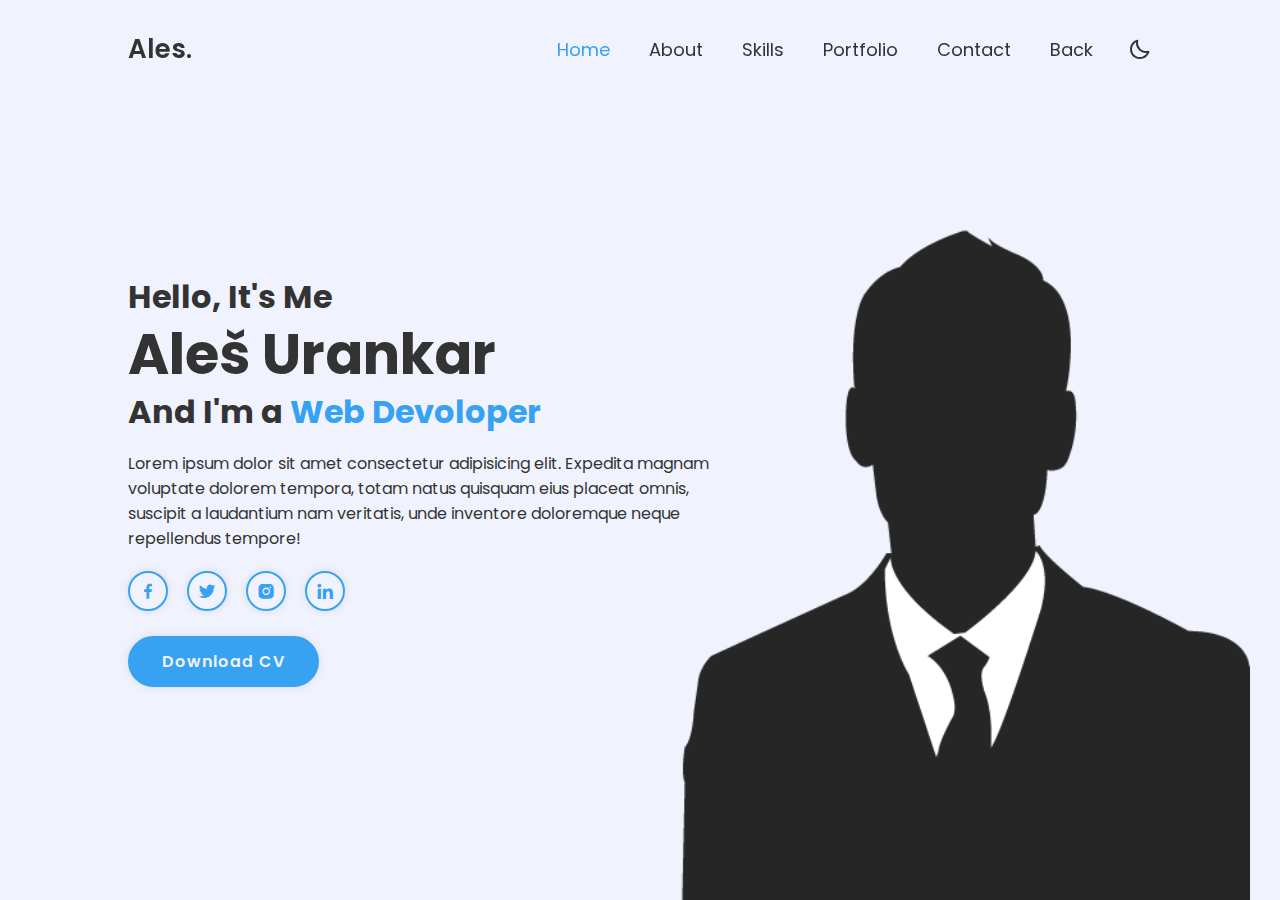
<file: MyPage/Profil2/index.html>
<!DOCTYPE html>
<html lang="en">
<head>
    <meta charset="UTF-8">
    <meta name="viewport" content="width=device-width, initial-scale=1.0">
    <title>Portfolio Website with dark Mode</title>
    <link rel="stylesheet" href="styles.css">
     <link href='https://unpkg.com/boxicons@2.1.4/css/boxicons.min.css' rel='stylesheet'>
</head>
<body>
    
    <div class="container active" id="container">
        <header class="header">
            <a href="#" class="logo">Ales.</a>

            <nav class="navbar">
                <a href="#" class="active">Home</a>
                <a href="#">About</a>
                <a href="#">Skills</a>
                <a href="#">Portfolio</a>
                <a href="#">Contact</a>
                <a href="../index.html">Back</a>
            </nav>

            <div class="toggle-icon">
                <i class='bx bx-moon'></i>
            </div>
        </header>

        <section class="home">
            <div class="home-content">
                <h3>Hello, It's Me</h3>
                <h1>Aleš Urankar</h1>
                <h3>And I'm a <span>Web Devoloper</span></h3>
                <p>Lorem ipsum dolor sit amet consectetur adipisicing elit. Expedita magnam voluptate dolorem tempora, totam natus quisquam eius placeat omnis, suscipit a laudantium nam veritatis, unde inventore doloremque neque repellendus tempore!</p>

                <div class="social-media">
                    <a href="#" class='bx bxl-facebook'></a>
                    <a href="#" class='bx bxl-twitter'></a>
                    <a href="#" class='bx bxl-instagram-alt'></a>
                    <a href="#" class='bx bxl-linkedin'></a>
                </div>

                <a href="" class="btn">Download CV</a>
            </div>

            <div class="home-img">
                <img src="../imgLight.png">
            </div>
        </section>
    </div>

    <script src="script.js"></script>
</body>
</html>
</file>
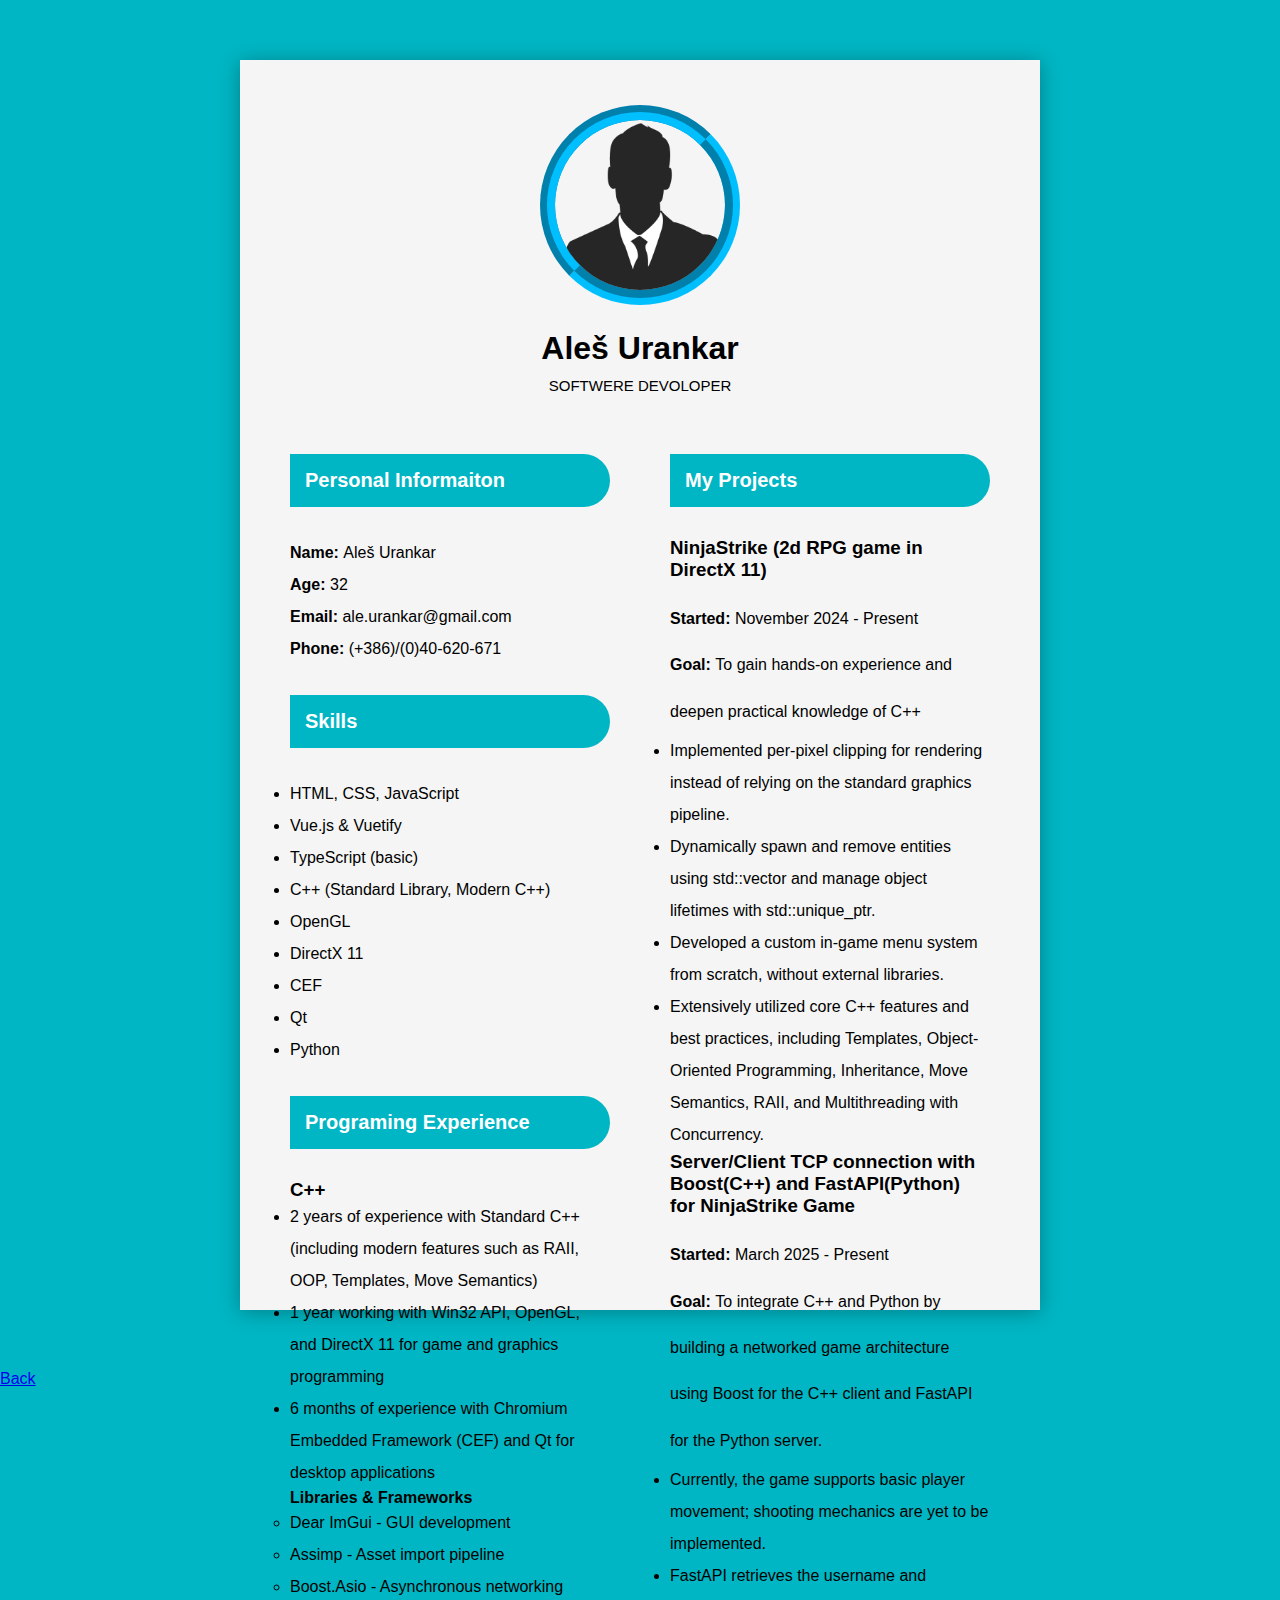
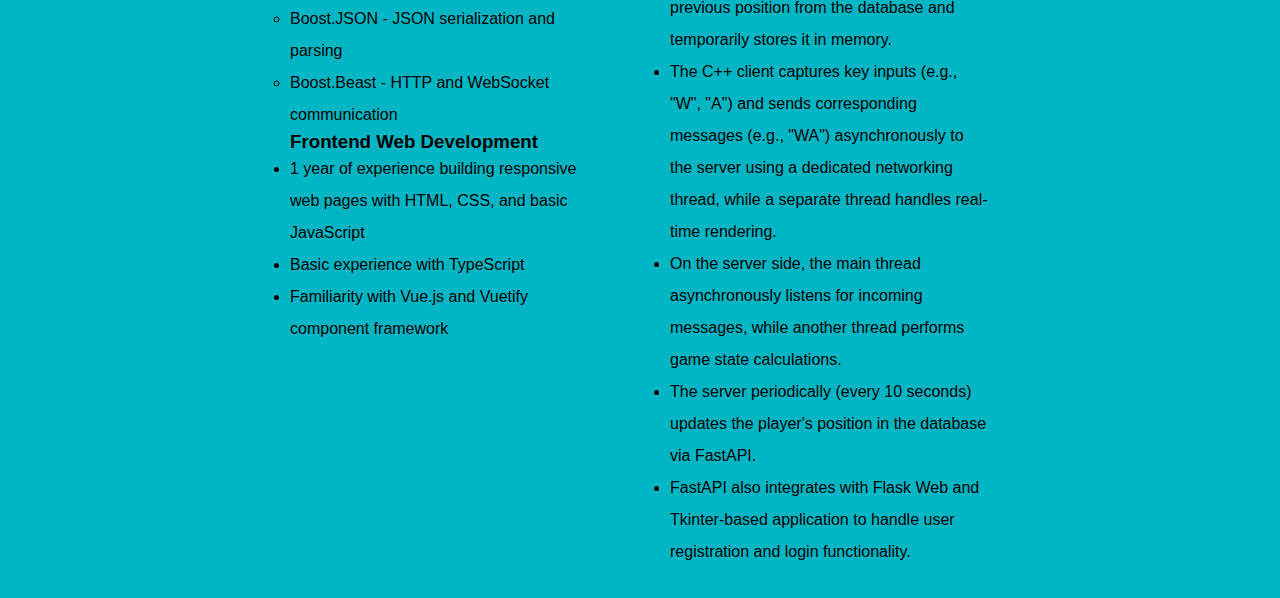
<file: MyPage/Profil4/index.html>
<!DOCTYPE html>
<html lang="en">
<head>
    <meta charset="UTF-8">
    <meta http-equiv="X-UA-Compatible" content="IE=edge">
    <meta name="viewport" content="width=device-width, initial-scale=1.0">
    <title>Resume Website</title>
    <link rel="stylesheet" href="style.css">
</head>
<body>

    <div class="container">
        <div class="header">
            <div class="img-area">
                <img src="../imgLight.png" alt="profile_photo">
            </div>
            <h1>Aleš Urankar</h1>
            <h3>Softwere devoloper</h3>
        </div>

        <div class="main">
            <div class="left">
                <h2>Personal Informaiton</h2>
                <p><strong>Name: </strong>Aleš Urankar</p>
                <p><strong>Age: </strong>32</p>
                <p><strong>Email: </strong>ale.urankar@gmail.com</p>
                <p><strong>Phone: </strong>(+386)/(0)40-620-671</p>
                <h2>Skills</h2>
                <ul>
                    <li>HTML, CSS, JavaScript</li>
                    <li>Vue.js & Vuetify</li>
                    <li>TypeScript (basic)</li>
                    <li>C++ (Standard Library, Modern C++)</li>
                    <li>OpenGL</li>
                    <li>DirectX 11</li>
                    <li>CEF</li>
                    <li>Qt</li>
                    <li>Python</li>
                </ul>
                <h2>Programing Experience</h2>
                <h3>C++</h3>
                <ul>
                    <li>2 years of experience with Standard C++ (including modern features such as RAII, OOP, Templates, Move Semantics)</li>
                    <li>1 year working with Win32 API, OpenGL, and DirectX 11 for game and graphics programming</li>
                    <li>6 months of experience with Chromium Embedded Framework (CEF) and Qt for desktop applications</li>
                    <h4>Libraries & Frameworks</h4>
                    <ul>
                        <li>Dear ImGui - GUI development</li>
                        <li>Assimp - Asset import pipeline</li>
                        <li>Boost.Asio - Asynchronous networking</li>
                        <li>Boost.JSON - JSON serialization and parsing</li>
                        <li>Boost.Beast - HTTP and WebSocket communication</li>
                    </ul>
                </ul>

                <h3>Frontend Web Development</h3>
                <ul>
                    <li>1 year of experience building responsive web pages with HTML, CSS, and basic JavaScript</li>
                    <li>Basic experience with TypeScript</li>
                    <li>Familiarity with Vue.js and Vuetify component framework</li>
                </ul>
            </div>

            <div class="right">
                <h2>My Projects</h2>
                <h3>NinjaStrike (2d RPG game in DirectX 11)</h3>
                <p><strong>Started: </strong>November 2024 - Present</p>
                <p><strong>Goal: </strong>To gain hands-on experience and deepen practical knowledge of C++</p>
                <ul>
                    <li>Implemented per-pixel clipping for rendering instead of relying on the standard graphics pipeline.</li>
                    <li>Dynamically spawn and remove entities using <code>std::vector</code> and manage object lifetimes with <code>std::unique_ptr</code>.</li>
                    <li>Developed a custom in-game menu system from scratch, without external libraries.</li>
                    <li>Extensively utilized core C++ features and best practices, including Templates, Object-Oriented Programming, Inheritance, Move Semantics, RAII, and Multithreading with Concurrency.</li>
                </ul>
                <h3>Server/Client TCP connection with Boost(C++) and FastAPI(Python) for NinjaStrike Game</h3>
                <p><strong>Started: </strong>March 2025 - Present</p>
                <p><strong>Goal: </strong>To integrate C++ and Python by building a networked game architecture using Boost for the C++ client and FastAPI for the Python server.</p>
                <ul>
                    <li>Currently, the game supports basic player movement; shooting mechanics are yet to be implemented.</li>
                    <li>FastAPI retrieves the username and previous position from the database and temporarily stores it in memory.</li>
                    <li>The C++ client captures key inputs (e.g., "W", "A") and sends corresponding messages (e.g., "WA") asynchronously to the server using a dedicated networking thread, while a separate thread handles real-time rendering.</li>
                    <li>On the server side, the main thread asynchronously listens for incoming messages, while another thread performs game state calculations.</li>
                    <li>The server periodically (every 10 seconds) updates the player's position in the database via FastAPI.</li>
                    <li>FastAPI also integrates with Flask Web and Tkinter-based application to handle user registration and login functionality.</li>
                </ul>
            </div>
        </div>
    </div>
    
    <a href="../index.html">Back</a>
</body>
</html>
</file>
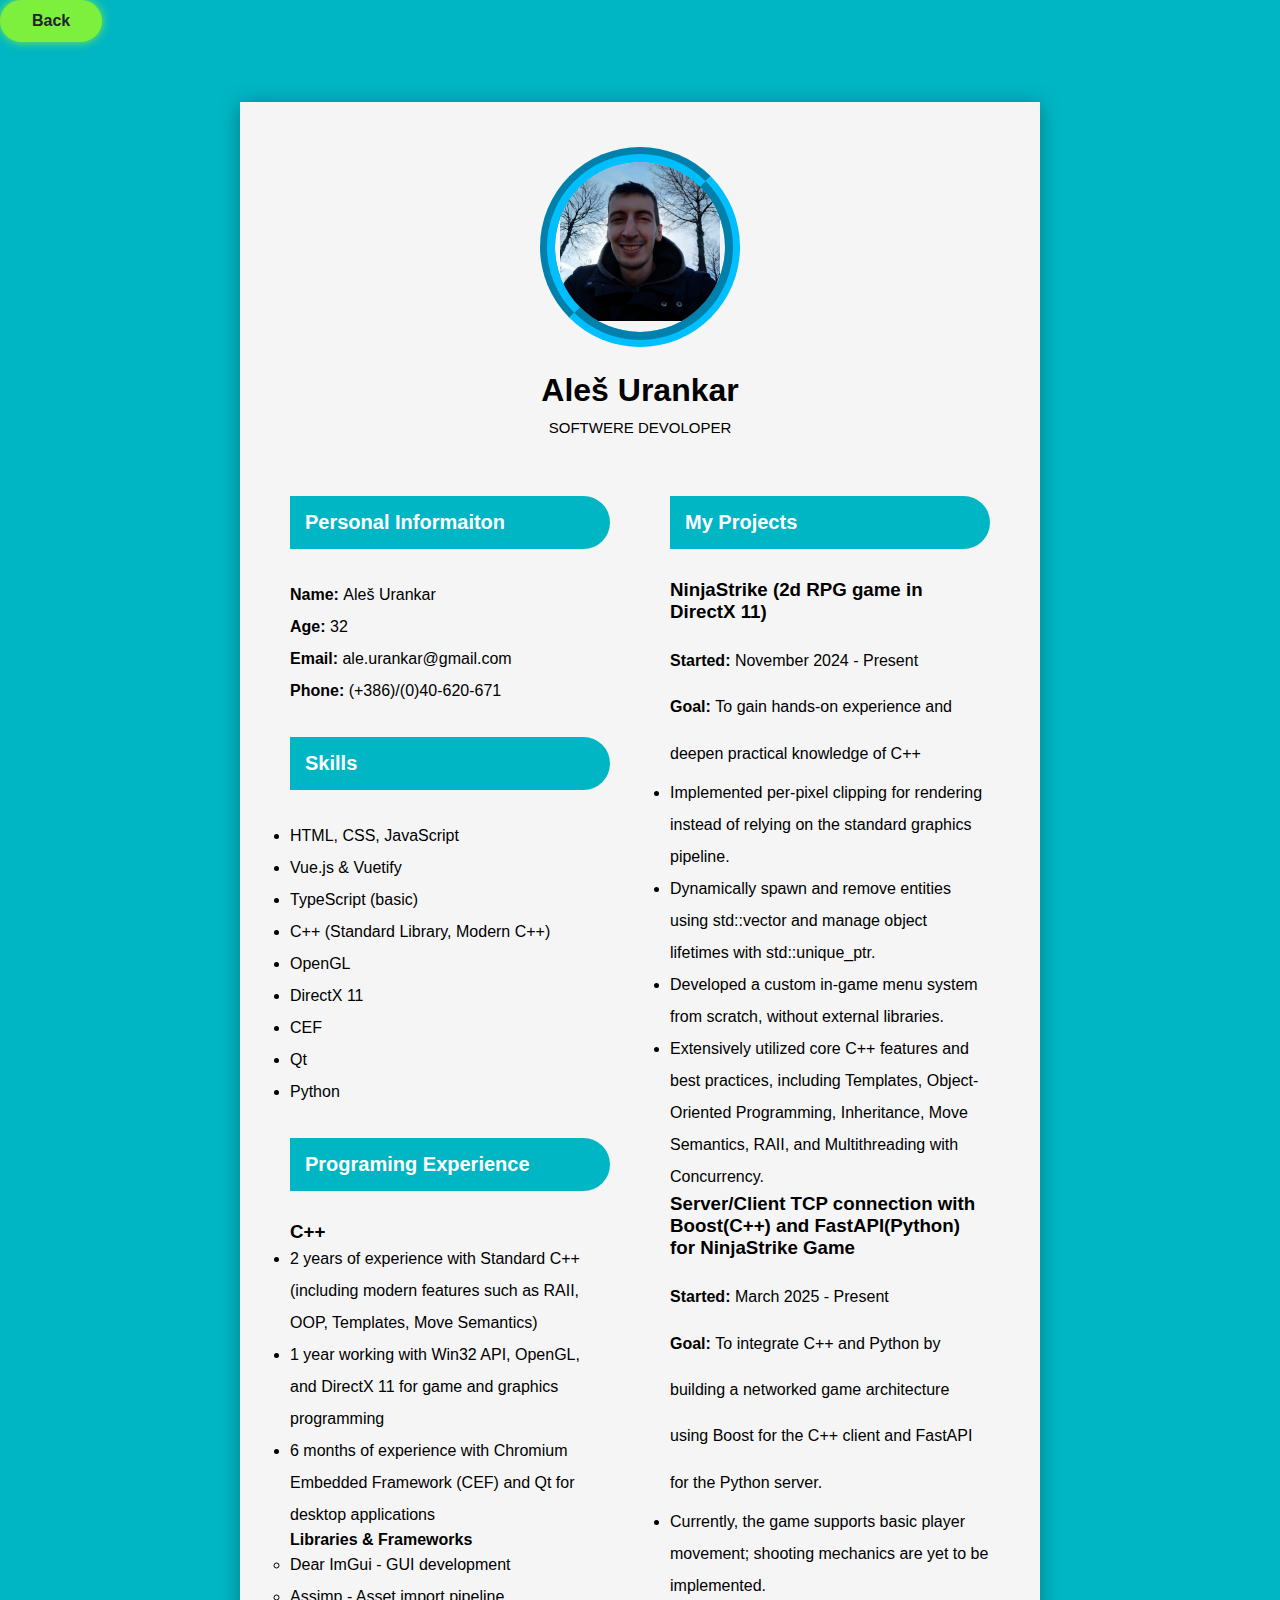
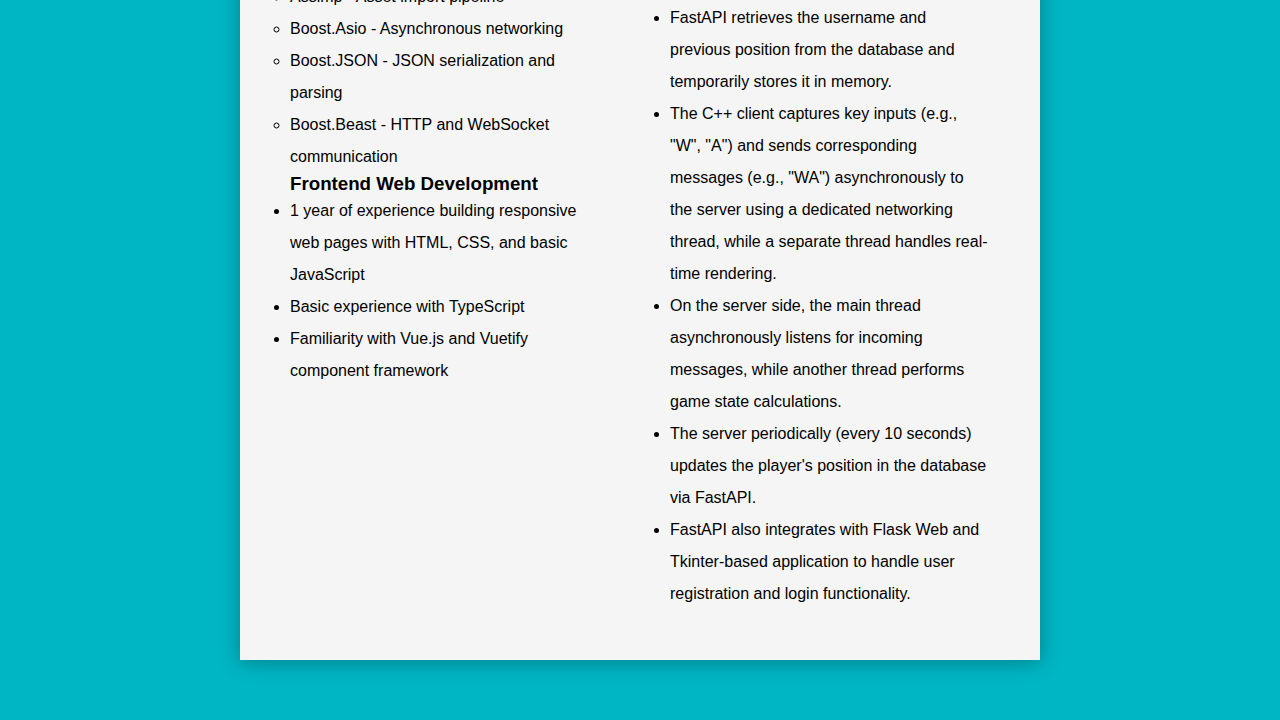
<file: MyPage/Resume/index.html>
<!DOCTYPE html>
<html lang="en">
<head>
    <meta charset="UTF-8">
    <meta http-equiv="X-UA-Compatible" content="IE=edge">
    <meta name="viewport" content="width=device-width, initial-scale=1.0">
    <title>Resume Website</title>
    <link rel="stylesheet" href="style.css">
</head>
<body>

    <a href="../index.html" class="btn">Back</a>
    <div class="container">
        <div class="header">
            <div class="img-area">
                <img src="../myFace.jpg" alt="profile_photo">
            </div>
            <h1>Aleš Urankar</h1>
            <h3>Softwere devoloper</h3>
        </div>

        <div class="main">
            <div class="left">
                <h2>Personal Informaiton</h2>
                <p><strong>Name: </strong>Aleš Urankar</p>
                <p><strong>Age: </strong>32</p>
                <p><strong>Email: </strong>ale.urankar@gmail.com</p>
                <p><strong>Phone: </strong>(+386)/(0)40-620-671</p>
                <h2>Skills</h2>
                <ul>
                    <li>HTML, CSS, JavaScript</li>
                    <li>Vue.js & Vuetify</li>
                    <li>TypeScript (basic)</li>
                    <li>C++ (Standard Library, Modern C++)</li>
                    <li>OpenGL</li>
                    <li>DirectX 11</li>
                    <li>CEF</li>
                    <li>Qt</li>
                    <li>Python</li>
                </ul>
                <h2>Programing Experience</h2>
                <h3>C++</h3>
                <ul>
                    <li>2 years of experience with Standard C++ (including modern features such as RAII, OOP, Templates, Move Semantics)</li>
                    <li>1 year working with Win32 API, OpenGL, and DirectX 11 for game and graphics programming</li>
                    <li>6 months of experience with Chromium Embedded Framework (CEF) and Qt for desktop applications</li>
                    <h4>Libraries & Frameworks</h4>
                    <ul>
                        <li>Dear ImGui - GUI development</li>
                        <li>Assimp - Asset import pipeline</li>
                        <li>Boost.Asio - Asynchronous networking</li>
                        <li>Boost.JSON - JSON serialization and parsing</li>
                        <li>Boost.Beast - HTTP and WebSocket communication</li>
                    </ul>
                </ul>

                <h3>Frontend Web Development</h3>
                <ul>
                    <li>1 year of experience building responsive web pages with HTML, CSS, and basic JavaScript</li>
                    <li>Basic experience with TypeScript</li>
                    <li>Familiarity with Vue.js and Vuetify component framework</li>
                </ul>
            </div>

            <div class="right">
                <h2>My Projects</h2>
                <h3>NinjaStrike (2d RPG game in DirectX 11)</h3>
                <p><strong>Started: </strong>November 2024 - Present</p>
                <p><strong>Goal: </strong>To gain hands-on experience and deepen practical knowledge of C++</p>
                <ul>
                    <li>Implemented per-pixel clipping for rendering instead of relying on the standard graphics pipeline.</li>
                    <li>Dynamically spawn and remove entities using <code>std::vector</code> and manage object lifetimes with <code>std::unique_ptr</code>.</li>
                    <li>Developed a custom in-game menu system from scratch, without external libraries.</li>
                    <li>Extensively utilized core C++ features and best practices, including Templates, Object-Oriented Programming, Inheritance, Move Semantics, RAII, and Multithreading with Concurrency.</li>
                </ul>
                <h3>Server/Client TCP connection with Boost(C++) and FastAPI(Python) for NinjaStrike Game</h3>
                <p><strong>Started: </strong>March 2025 - Present</p>
                <p><strong>Goal: </strong>To integrate C++ and Python by building a networked game architecture using Boost for the C++ client and FastAPI for the Python server.</p>
                <ul>
                    <li>Currently, the game supports basic player movement; shooting mechanics are yet to be implemented.</li>
                    <li>FastAPI retrieves the username and previous position from the database and temporarily stores it in memory.</li>
                    <li>The C++ client captures key inputs (e.g., "W", "A") and sends corresponding messages (e.g., "WA") asynchronously to the server using a dedicated networking thread, while a separate thread handles real-time rendering.</li>
                    <li>On the server side, the main thread asynchronously listens for incoming messages, while another thread performs game state calculations.</li>
                    <li>The server periodically (every 10 seconds) updates the player's position in the database via FastAPI.</li>
                    <li>FastAPI also integrates with Flask Web and Tkinter-based application to handle user registration and login functionality.</li>
                </ul>
            </div>
        </div>
    </div>
</body>
</html>
</file>
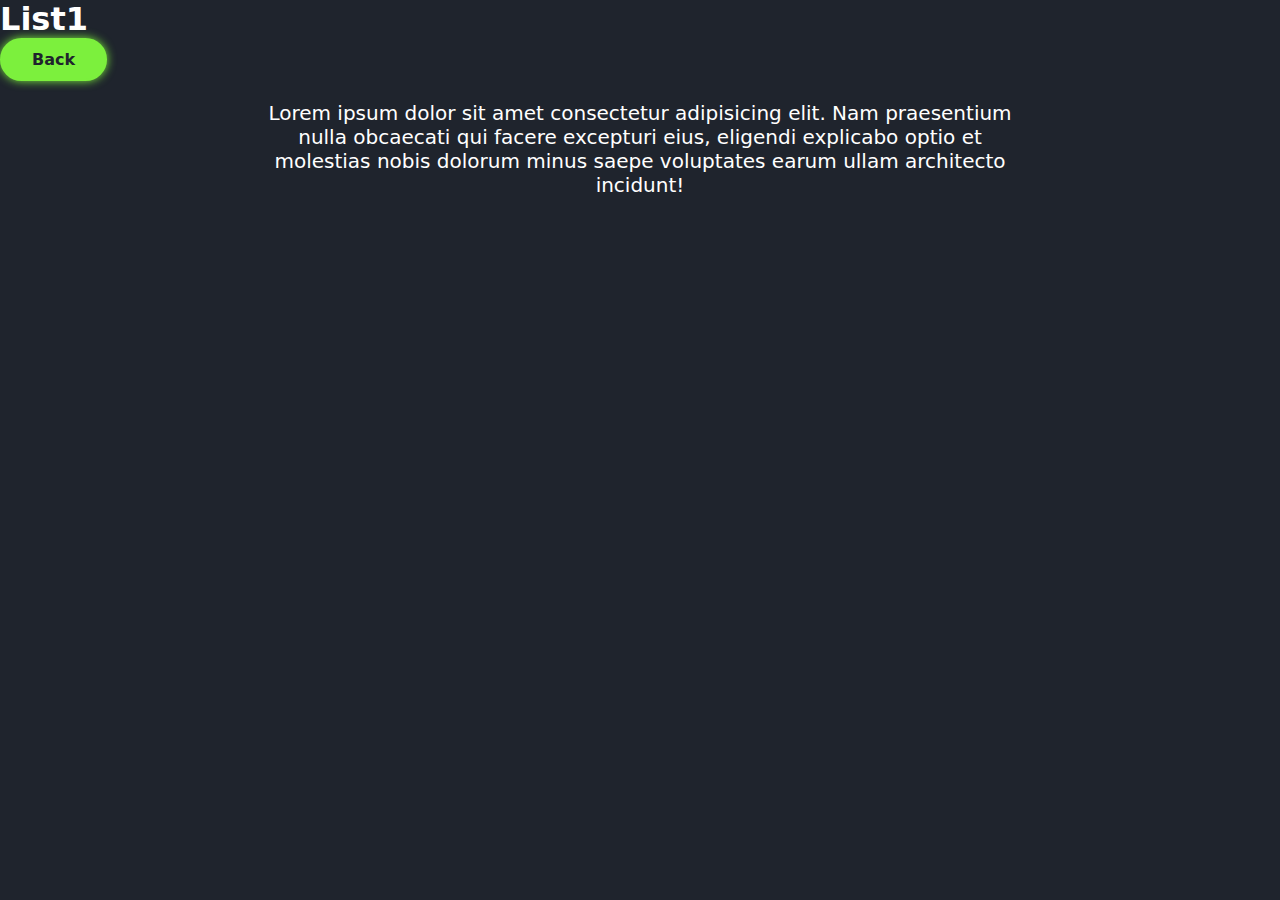
<file: MyPage/list1.html>
<!DOCTYPE html>
<html lang="en">
<head>
    <meta charset="UTF-8">
    <meta http-equiv="X-UA-Compatible" content="IE=edge">
    <meta name="viewport" content="width=device-width, initial-scale=1.0">
    <title>MojProfil2</title>
    <link href='https://unpkg.com/boxicons@2.1.4/css/boxicons.min.css' rel='stylesheet'>
    <link rel="stylesheet" type ="text/css" href="styles.css">
</head>
<body>
    <h1>List1</h1>
    <ul>
        <li><a href="index.html" class="btn">Back</a></li>
    </ul>    
    <div class="content">Lorem ipsum dolor sit amet consectetur adipisicing elit. Nam praesentium nulla obcaecati qui facere excepturi eius, eligendi explicabo optio et molestias nobis dolorum minus saepe voluptates earum ullam architecto incidunt!</div>
</body>
</html>
</file>
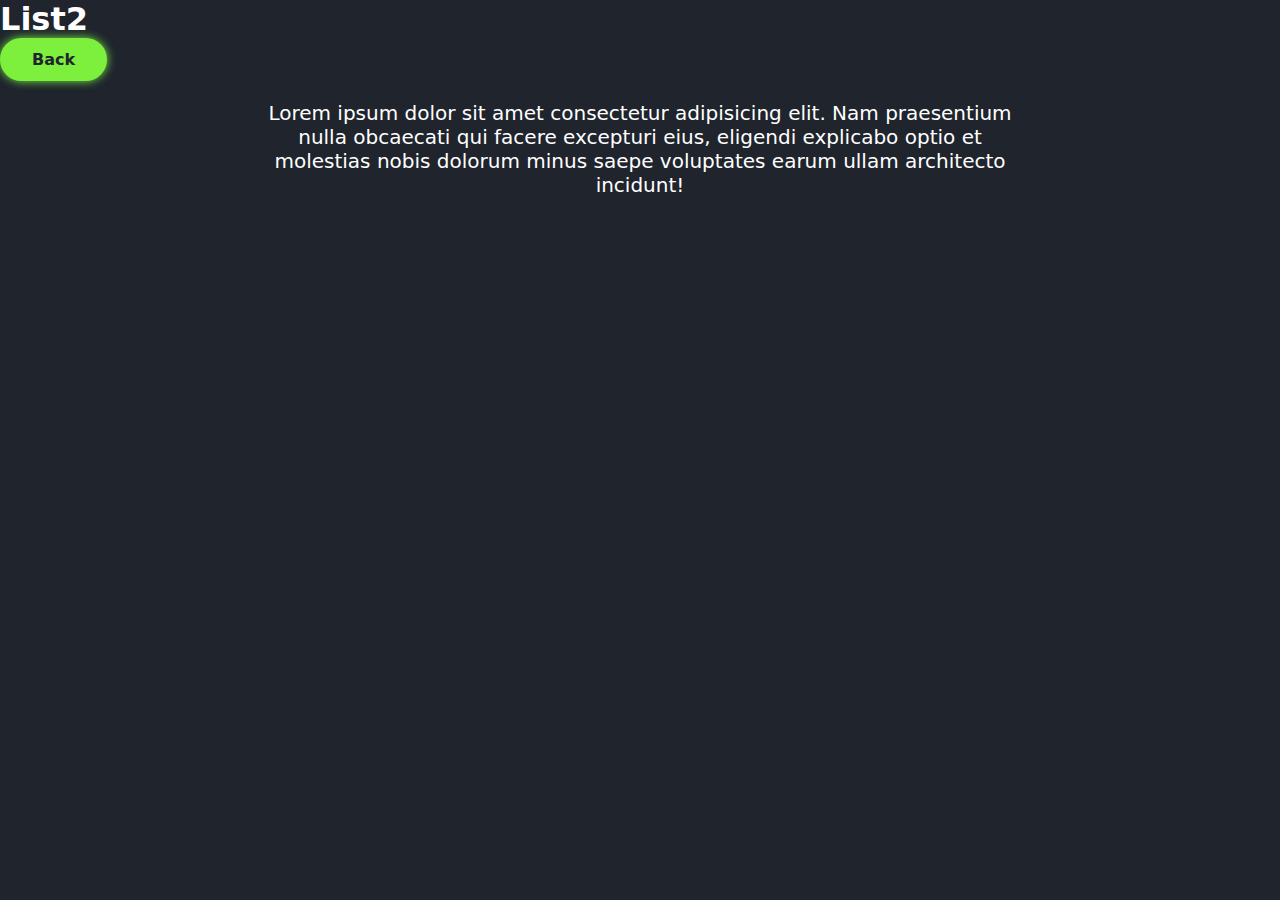
<file: MyPage/list2.html>
<!DOCTYPE html>
<html lang="en">
<head>
    <meta charset="UTF-8">
    <meta http-equiv="X-UA-Compatible" content="IE=edge">
    <meta name="viewport" content="width=device-width, initial-scale=1.0">
    <title>MojProfil2</title>
    <link href='https://unpkg.com/boxicons@2.1.4/css/boxicons.min.css' rel='stylesheet'>
    <link rel="stylesheet" type ="text/css" href="styles.css">
</head>
<body>
    <h1>List2</h1>
    <ul>
        <li><a href="index.html" class="btn">Back</a></li>
    </ul>
    <div class="content">Lorem ipsum dolor sit amet consectetur adipisicing elit. Nam praesentium nulla obcaecati qui facere excepturi eius, eligendi explicabo optio et molestias nobis dolorum minus saepe voluptates earum ullam architecto incidunt!</div>
</body>
</html>
</file>
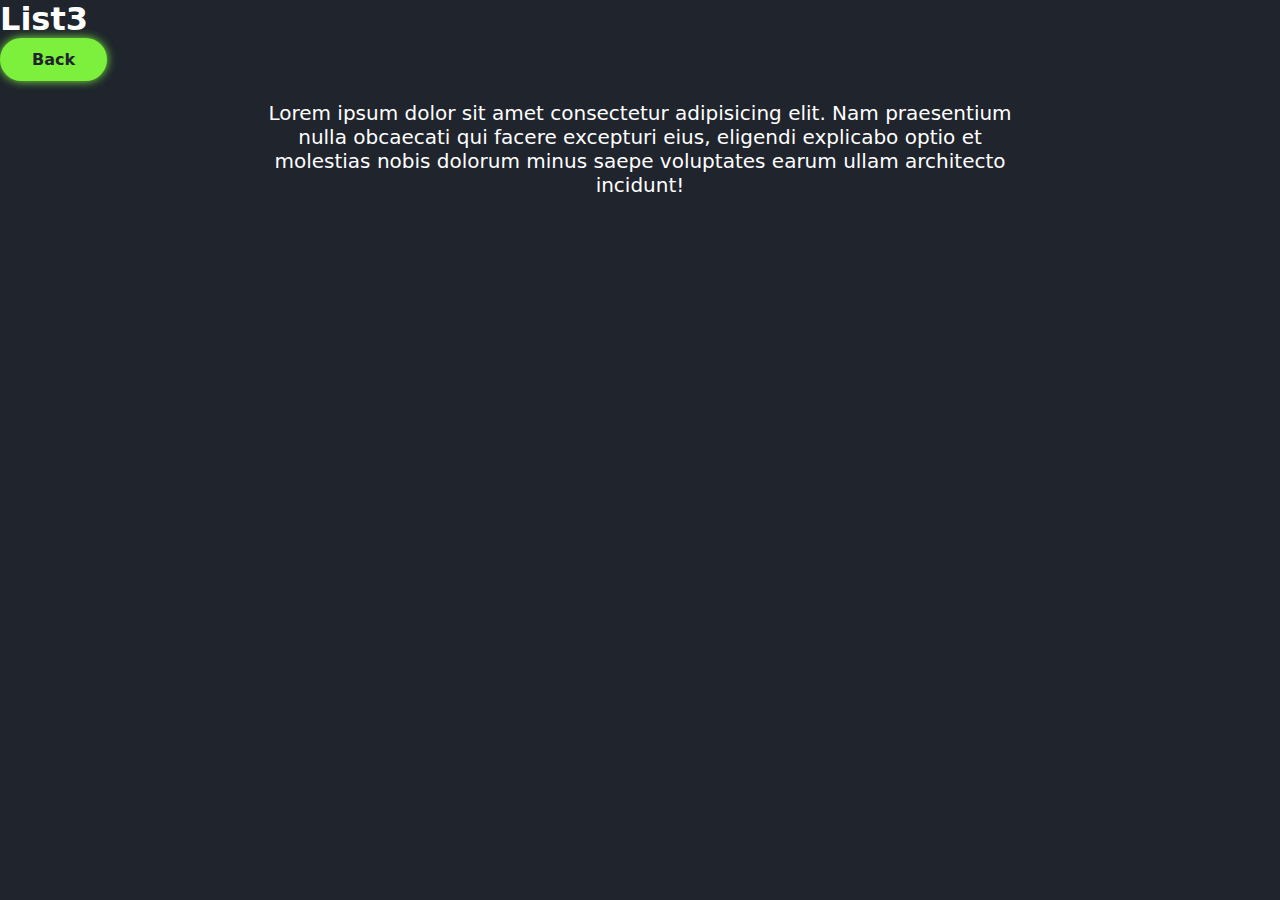
<file: MyPage/list3.html>
<!DOCTYPE html>
<html lang="en">
<head>
    <meta charset="UTF-8">
    <meta http-equiv="X-UA-Compatible" content="IE=edge">
    <meta name="viewport" content="width=device-width, initial-scale=1.0">
    <title>MojProfil2</title>
    <link href='https://unpkg.com/boxicons@2.1.4/css/boxicons.min.css' rel='stylesheet'>
    <link rel="stylesheet" type ="text/css" href="styles.css">
</head>
<body>
    <h1>List3</h1>
    <ul>
        <li><a href="index.html"  class="btn">Back</a></li>
    </ul>
    <div class="content">Lorem ipsum dolor sit amet consectetur adipisicing elit. Nam praesentium nulla obcaecati qui facere excepturi eius, eligendi explicabo optio et molestias nobis dolorum minus saepe voluptates earum ullam architecto incidunt!</div>
</body>
</html>
</file>
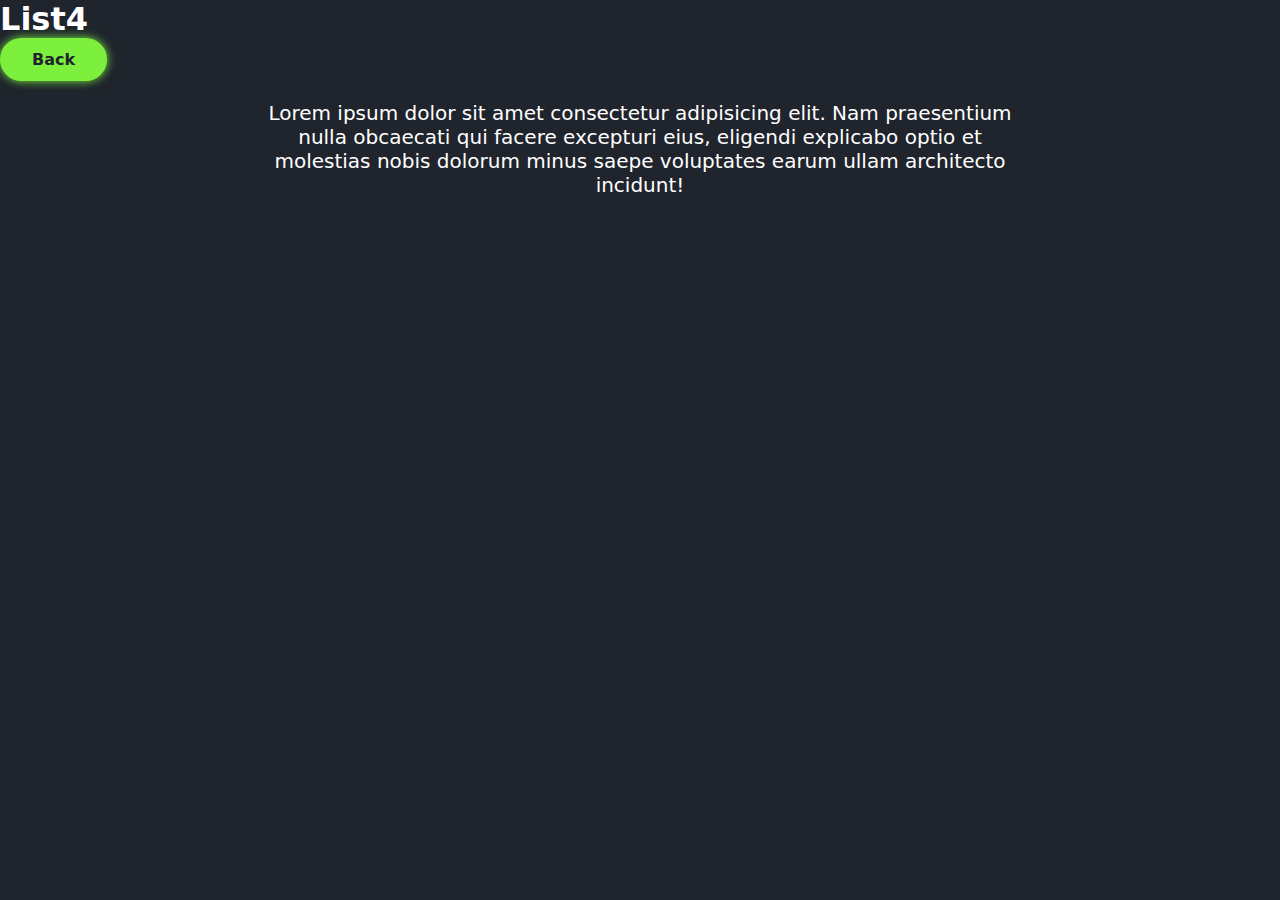
<file: MyPage/list4.html>
<!DOCTYPE html>
<html lang="en">
<head>
    <meta charset="UTF-8">
    <meta http-equiv="X-UA-Compatible" content="IE=edge">
    <meta name="viewport" content="width=device-width, initial-scale=1.0">
    <title>MojProfil2</title>
    <link href='https://unpkg.com/boxicons@2.1.4/css/boxicons.min.css' rel='stylesheet'>
    <link rel="stylesheet" type ="text/css" href="styles.css">
</head>
<body>
    <h1>List4</h1>
    <ul>
        <li><a href="index.html"  class="btn">Back</a></li>
    </ul>
    <div class="content">Lorem ipsum dolor sit amet consectetur adipisicing elit. Nam praesentium nulla obcaecati qui facere excepturi eius, eligendi explicabo optio et molestias nobis dolorum minus saepe voluptates earum ullam architecto incidunt!</div>
</body>
</html>
</file>
<file: MyPage/Profil2/styles.css>
@import url('https://fonts.googleapis.com/css2?family=Poppins:wght@300;400;500;600;700;800;900&display=swap');

* {
    margin: 0;
    padding: 0;
    box-sizing: border-box;
    text-decoration: none;
    font-family: 'Poppins', sans-serif;
}

.container {
    position: relative;
    background: #f0f3fd;
    color: #333;
}

.header {
    position: fixed;
    top: 0;
    left: 0;
    width: 100%;
    padding: 30px 10%;
    background: transparent;
    display: flex;
    align-items: center;
    z-index: 100;
}

.logo {
    font-size: 26px;
    color: #333;
    font-weight: 600;
    margin-right: auto;
}

.navbar a {
    font-size: 18px;
    color: #333;
    font-family: 500;
    margin-right: 35px;
    transition: .5s;
}

.navbar a:hover,
.navbar a.active {
    color: #37a1f2;
}

.toggle-icon {
    display: flex;
    font-size: 24px;
    cursor: pointer;
}

.toggle-icon.disabled {
    pointer-events: none;
}

.home {
    height: 100vh;
    display: flex;
    align-items: center;
    padding: 60px 10% 0;
}

.home-content {
    max-width: 600px;
}

.home-content h1 {
    font-size: 56px;
    line-height: 1.2;
}

.home-content h3 {
    font-size: 32px;
}

.home-content h3 span {
    color: #37a1f2;
}

.home-content p {
    font-size: 16px;
    margin: 15px 0;
}

.social-media a {
    display: inline-flex;
    justify-content: center;
    align-items: center;
    width: 40px;
    height: 40px;
    background: transparent;
    border: 2px solid #37a1f2;
    border-radius:  50%;
    box-shadow: 0 0 10px rgba(0, 0, 0, .1);
    font-size: 20px;
    color: #37a1f2;
    margin: 5px 15px 25px 0;
    transition: .5s
}

.social-media a:hover {
    background:  #37a1f2;
    color:  #f0f3fd;
}

.btn {
    display: inline-block;
    padding: 11px 32px;
    background: #37a1f2;
    border: 2px solid #37a1f2;
    border-radius: 40px;
    box-shadow: 0 0 10px rgba(0, 0, 0, .1);
    font-size: 16px;
    color: #f0f3fd;
    letter-spacing: 1px;
    font-weight: 600;
    transition: .5s;
}

.btn:hover {
    background: transparent;
    color: #37a1f2;
}

.home-img img {
    position: absolute;
    bottom: 0;
    right: 30px;
    width: 45%;
    pointer-events: none;
}

#dark-container {
    position: absolute;
    top: 0;
    left: 0;
    width: 100%;
    background: #15202b;
    color: #f0f3fd;
}

#dark-container .logo,
#dark-container .navbar a {
    color: #f0f3fd;
}

#dark-container .navbar a:hover,
#dark-container .navbar a.active {
    color: #37a1f2;
}

#container,
#dark-container {
    clip-path: circle(0% at 0 0);
    transition-delay: 1.5s;
}

.active#container,
.active#dark-container {
    z-index: 1;
    clip-path: circle(150% at 0 0);
    transition: 1.5s cubic-bezier(0.645, 0.045, 0.355, 1);
    transition-delay: 0s;
}
</file>
<file: MyPage/Profil4/style.css>
* {
    box-sizing: border-box;
    margin: 0;
    padding: 0;
    font-family: sans-serif;
}

body {
    background: #00b6c4;
}

.container {
    background: #f5f5f5;
    max-width: 800px;
    margin: 60px auto;
    height: 1250px;
    padding: 20px;
    box-shadow: 0 2px 20px rgba(0, 0, 0, 0.3);
}

.header {
    text-align: center;
}

.header h1 {
    margin-bottom: 10px;
}

.header h3 {
    text-transform: uppercase;
    font-size: 15px;
    font-weight: 500;
} 

.img-area {
    width: 200px;
    height: 200px;
    border-radius: 50%;
    overflow: hidden;
    margin: 25px auto;
    border: 15px groove deepskyblue;
}

.img-area img {
    width: 160px;
}

.main {
    display: flex;
    flex-wrap: wrap;
}

.left {
    flex: 1;
    padding: 30px;
}

.left p {
    line-height: 2;
}

.left ul li {
    line-height: 2;
}

h2 {
    background: #00b6c4;
    padding: 15px;
    color: #fff;
    margin: 30px 0;
    font-size: 20px;
    border-radius: 0 50px 50px 0;
}

.right {
    flex: 1;
    padding: 30px;
}
.right h3 {
    margin-bottom: 15px;
}
.right p {
    line-height: 2.9;
}
.right ul li {
    line-height: 2;
}
</file>
<file: MyPage/Resume/style.css>
* {
    box-sizing: border-box;
    margin: 0;
    padding: 0;
    font-family: sans-serif;
}

body {
    background: #00b6c4;
}

a {
    text-decoration: none;
    margin: 0;
    padding: 0;
}

.btn {
    display: inline-block;
    padding: 10px 30px;
    background: #7cf03d;
    border: 2px solid #7cf03d;
    border-radius: 40px;
    box-shadow: 0 0 10px #7cf03d;
    font-size: 16px;
    color: #1f242d;
    font-weight: 600;
    transition: .5s;
}

.btn:hover {
    background: transparent;
    color: #7cf03d;
    box-shadow: none;
}

.container {
    background: #f5f5f5;
    max-width: 800px;
    margin: 60px auto;
    padding: 20px;
    box-shadow: 0 2px 20px rgba(0, 0, 0, 0.3);
}

.header {
    text-align: center;
}

.header h1 {
    margin-bottom: 10px;
}

.header h3 {
    text-transform: uppercase;
    font-size: 15px;
    font-weight: 500;
} 

.img-area {
    width: 200px;
    height: 200px;
    border-radius: 50%;
    overflow: hidden;
    margin: 25px auto;
    border: 15px groove deepskyblue;
}

.img-area img {
    width: 160px;
}

.main {
    display: flex;
    flex-wrap: wrap;
}

.left {
    flex: 1;
    padding: 30px;
}

.left p {
    line-height: 2;
}

.left ul li {
    line-height: 2;
}

h2 {
    background: #00b6c4;
    padding: 15px;
    color: #fff;
    margin: 30px 0;
    font-size: 20px;
    border-radius: 0 50px 50px 0;
}

.right {
    flex: 1;
    padding: 30px;
}
.right h3 {
    margin-bottom: 15px;
}
.right p {
    line-height: 2.9;
}
.right ul li {
    line-height: 2;
}

@media only screen and (min-width: 768px) and (max-width: 991px) {
    .container {
        width: 95%;
        height: auto;
    }
    h2 {
        font-size: 18px;
    }
}
@media screen and (max-width: 600px) {
    .main {
        flex-direction: column;
    }
    .left,
    .right {
        flex: none;
        width: 100%;
    }
    .container {
        width: 95%;
        height: auto;
    }
    h2{
        font-size: 15px;
    }
}
</file>
<file: MyPage/styles.css>
@import url('https://fonts.googleapis.com/css2?family=Poppins:wght@300;400;500;600;700;800;900&display=swap');

* {
    margin: 0;
    padding: 0;
    box-sizing: border-box;
    font-family: system-ui, -apple-system, BlinkMacSystemFont, 'Segoe UI', Roboto, Oxygen, Ubuntu, Cantarell, 'Open Sans', 'Helvetica Neue', sans-serif;
}

body {
    background-color: #1f242d;
    color: white;
    text-decoration: none;
}

a {
    text-decoration: none;
}
.content {
    font-size: 20px;
}

.btn {
    display: inline-block;
    padding: 10px 30px;
    background: #7cf03d;
    border: 2px solid #7cf03d;
    border-radius: 40px;
    box-shadow: 0 0 10px #7cf03d;
    font-size: 16px;
    color: #1f242d;
    font-weight: 600;
    transition: .5s;
}
.btn:hover {
    background-color: aliceblue;
}

.content {
    max-width: 800px;
  margin: 0 auto;
  text-align: center;
  padding: 20px;
}

.navbar {
  display: flex;
  flex-direction: column;
  align-items: center;
  justify-content: center;
  text-align: center;
  padding: 20px;
}
.points {
  list-style: none;
  display: flex;
  gap: 20px;
  padding: 0;
  margin-top: 10px;
}
.points li a {
  text-decoration: none;
}
</file>
